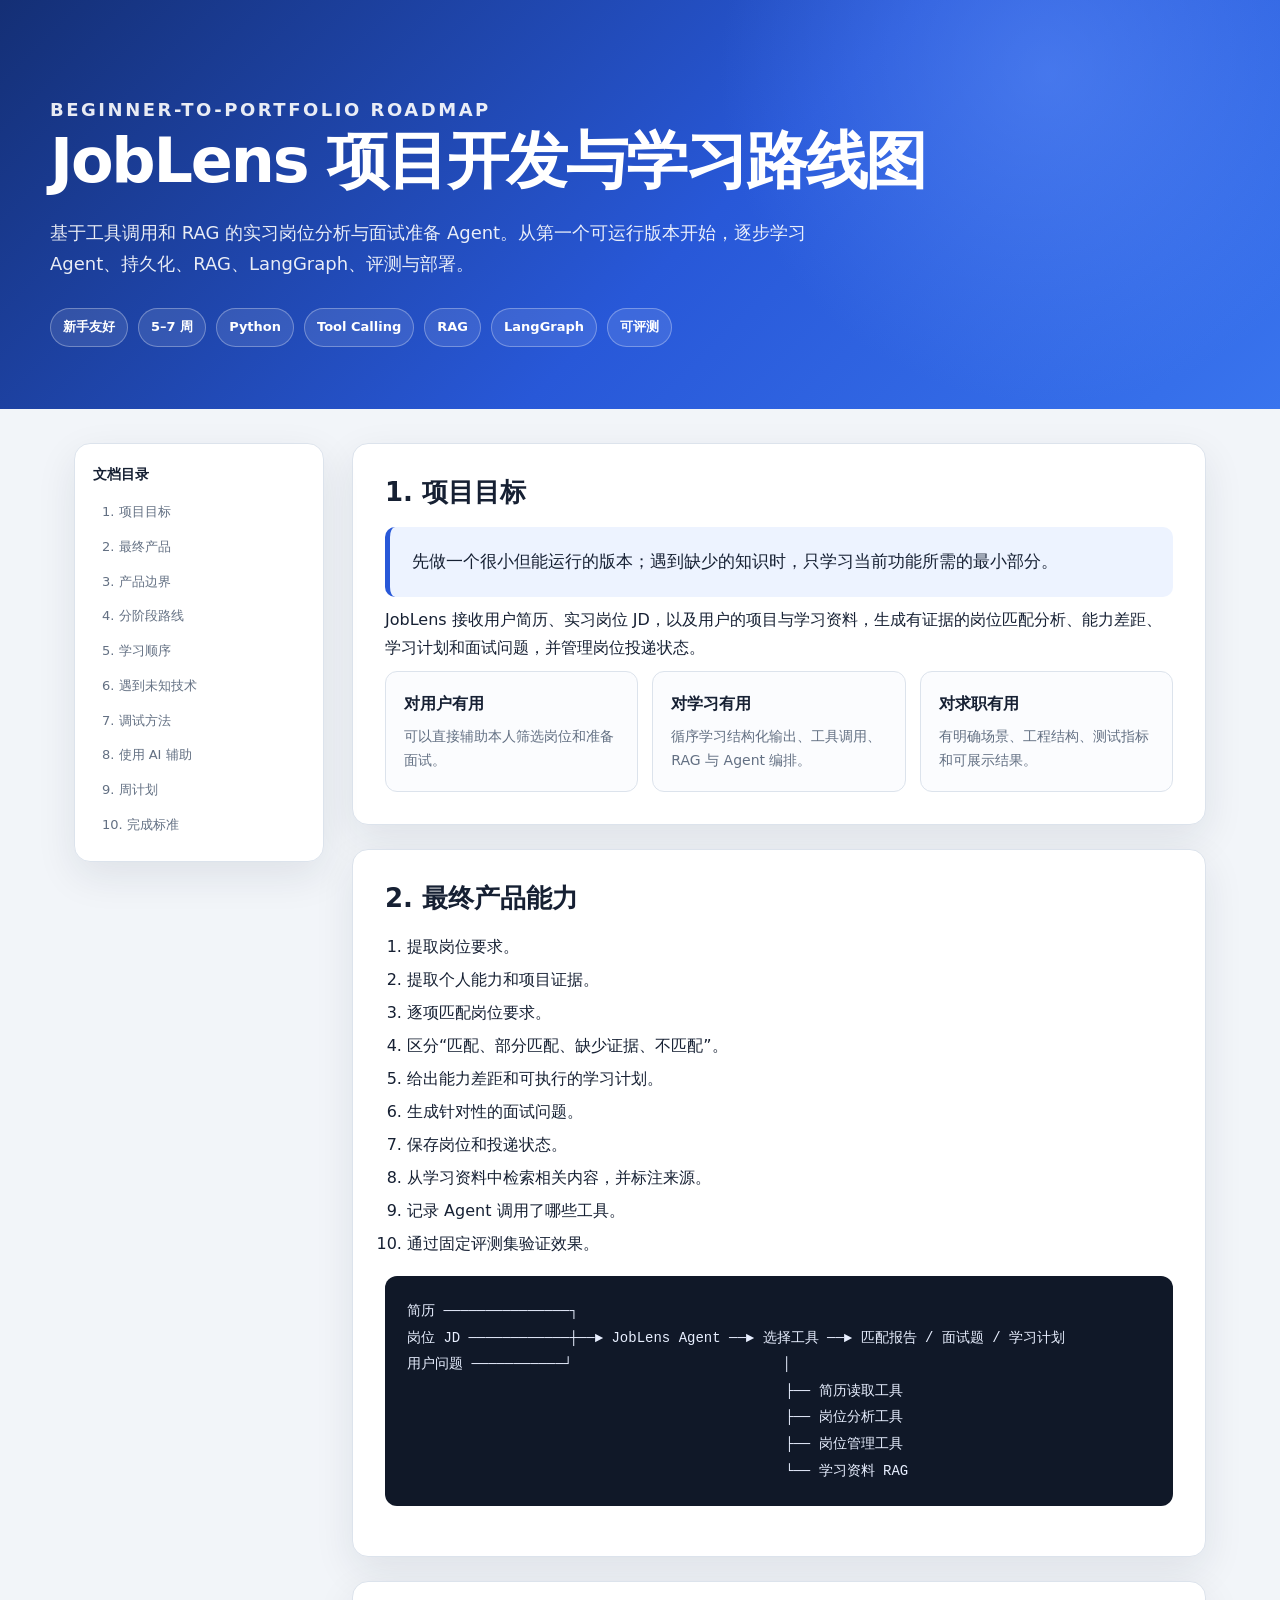
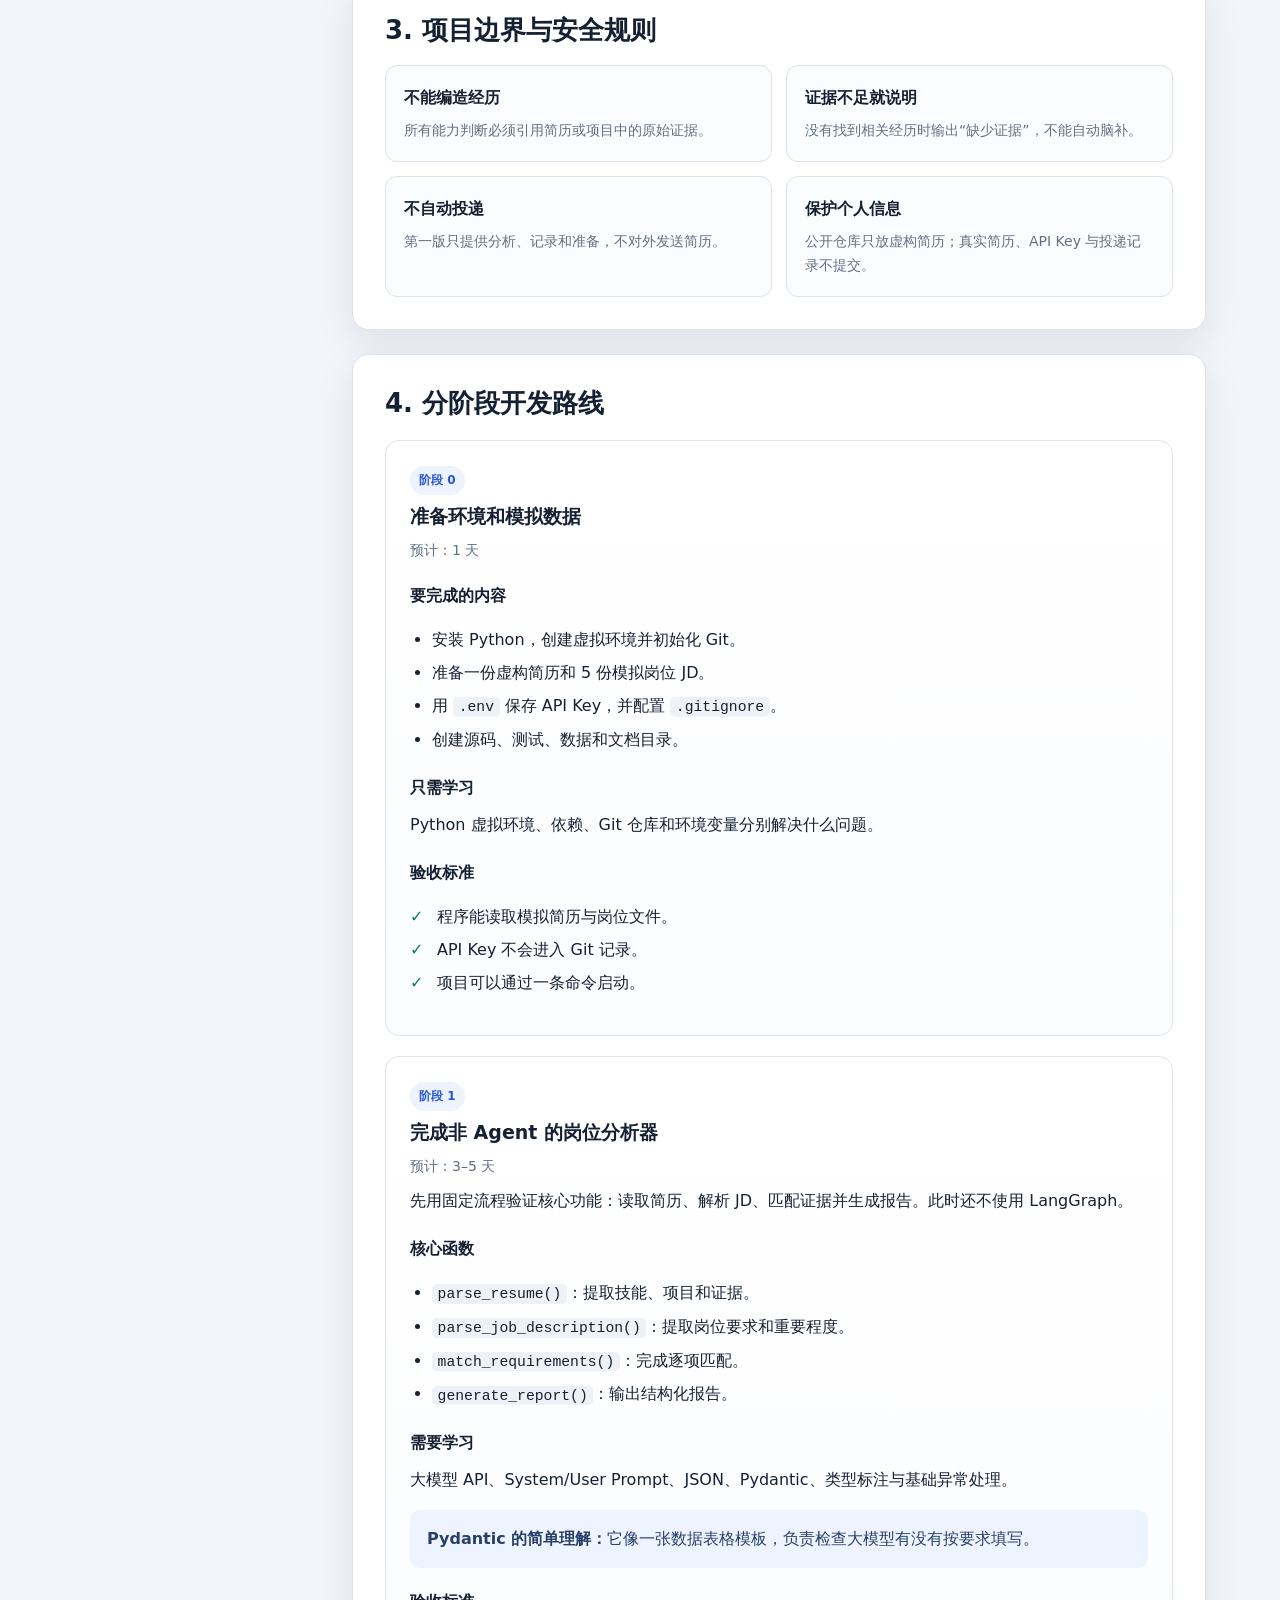
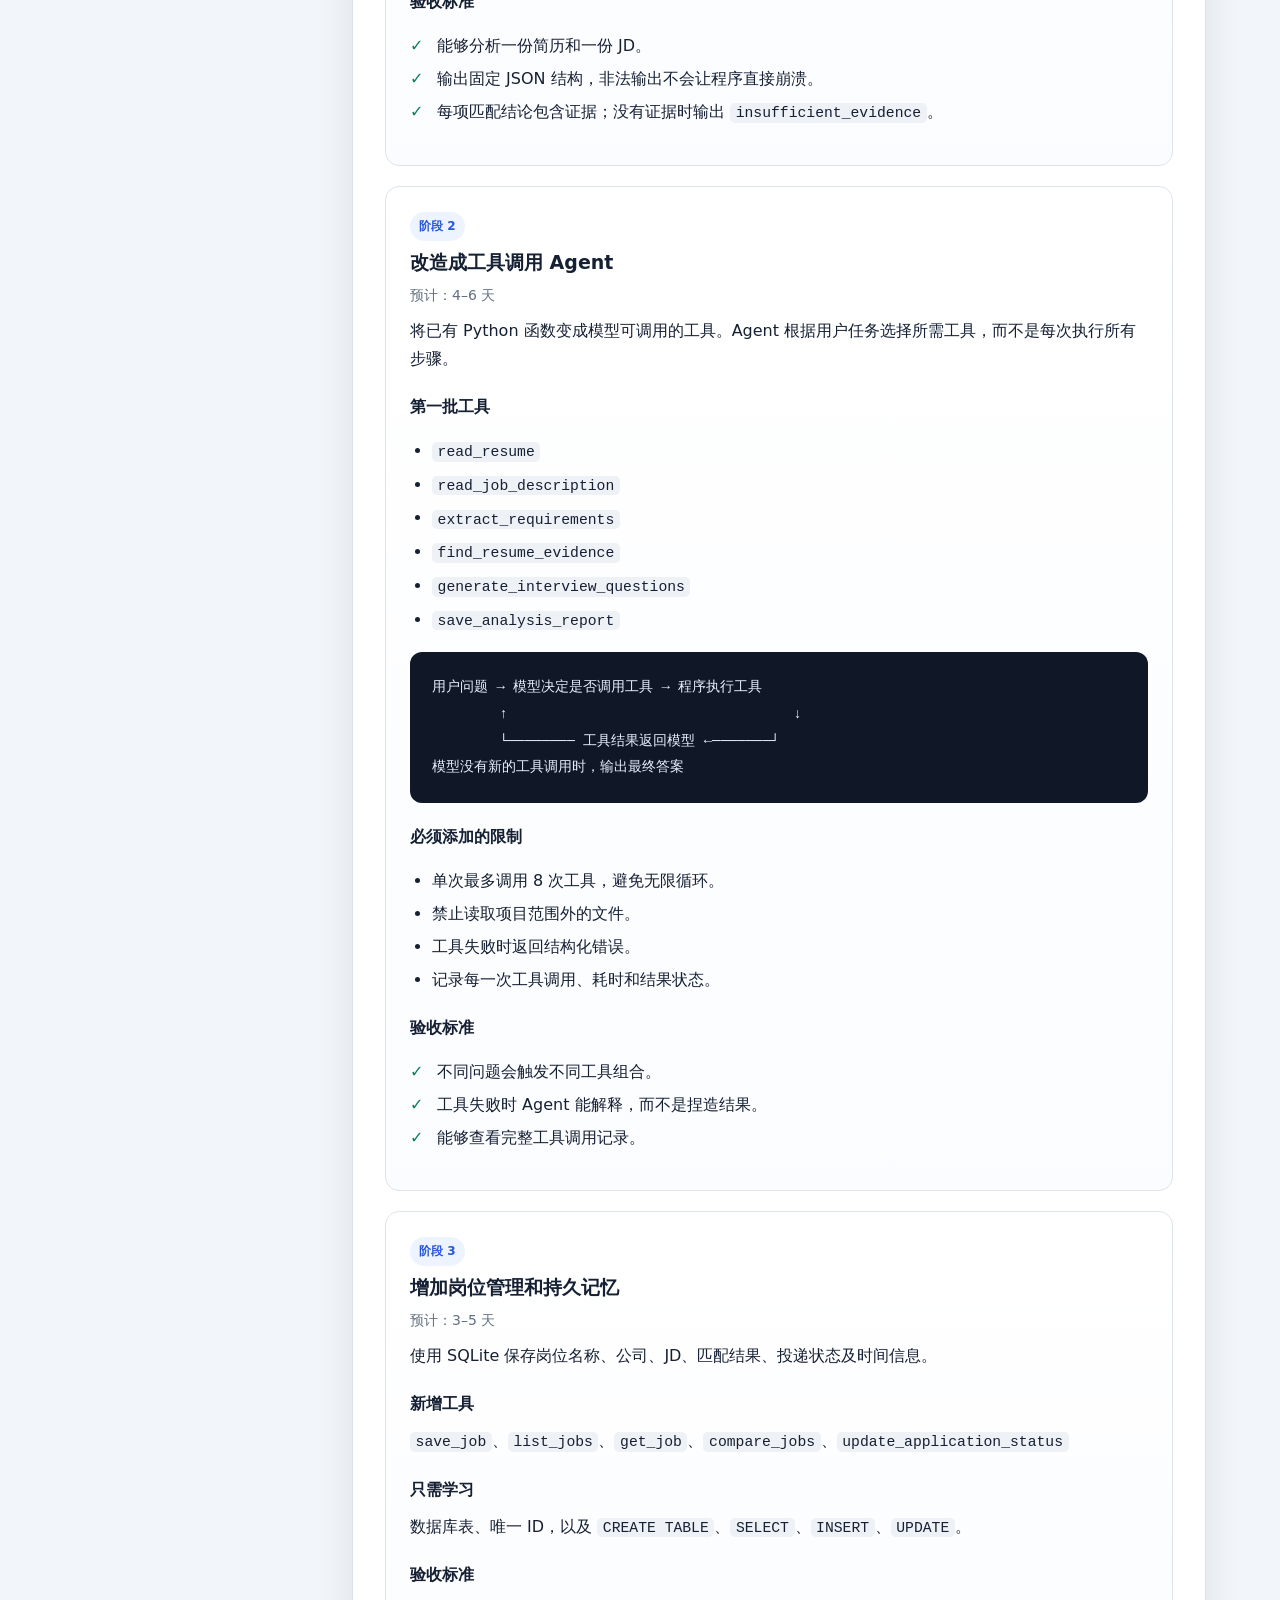
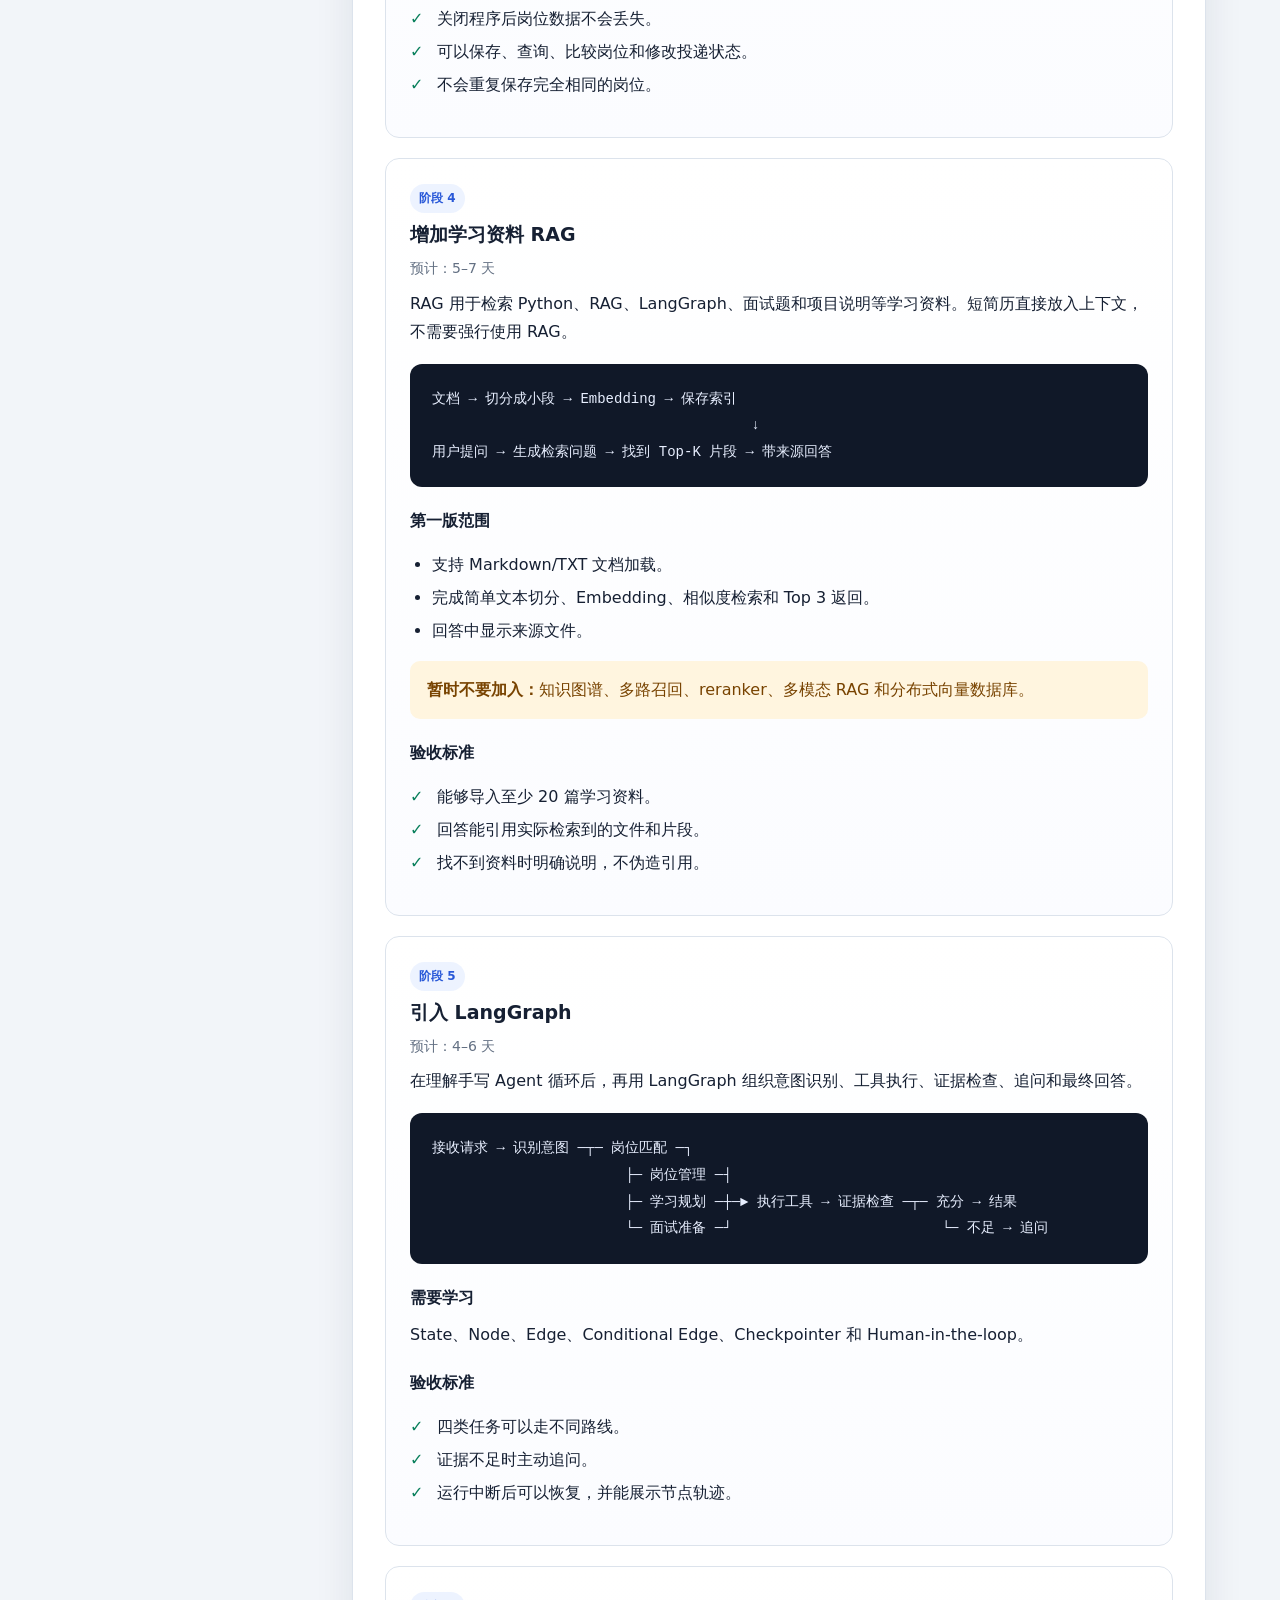
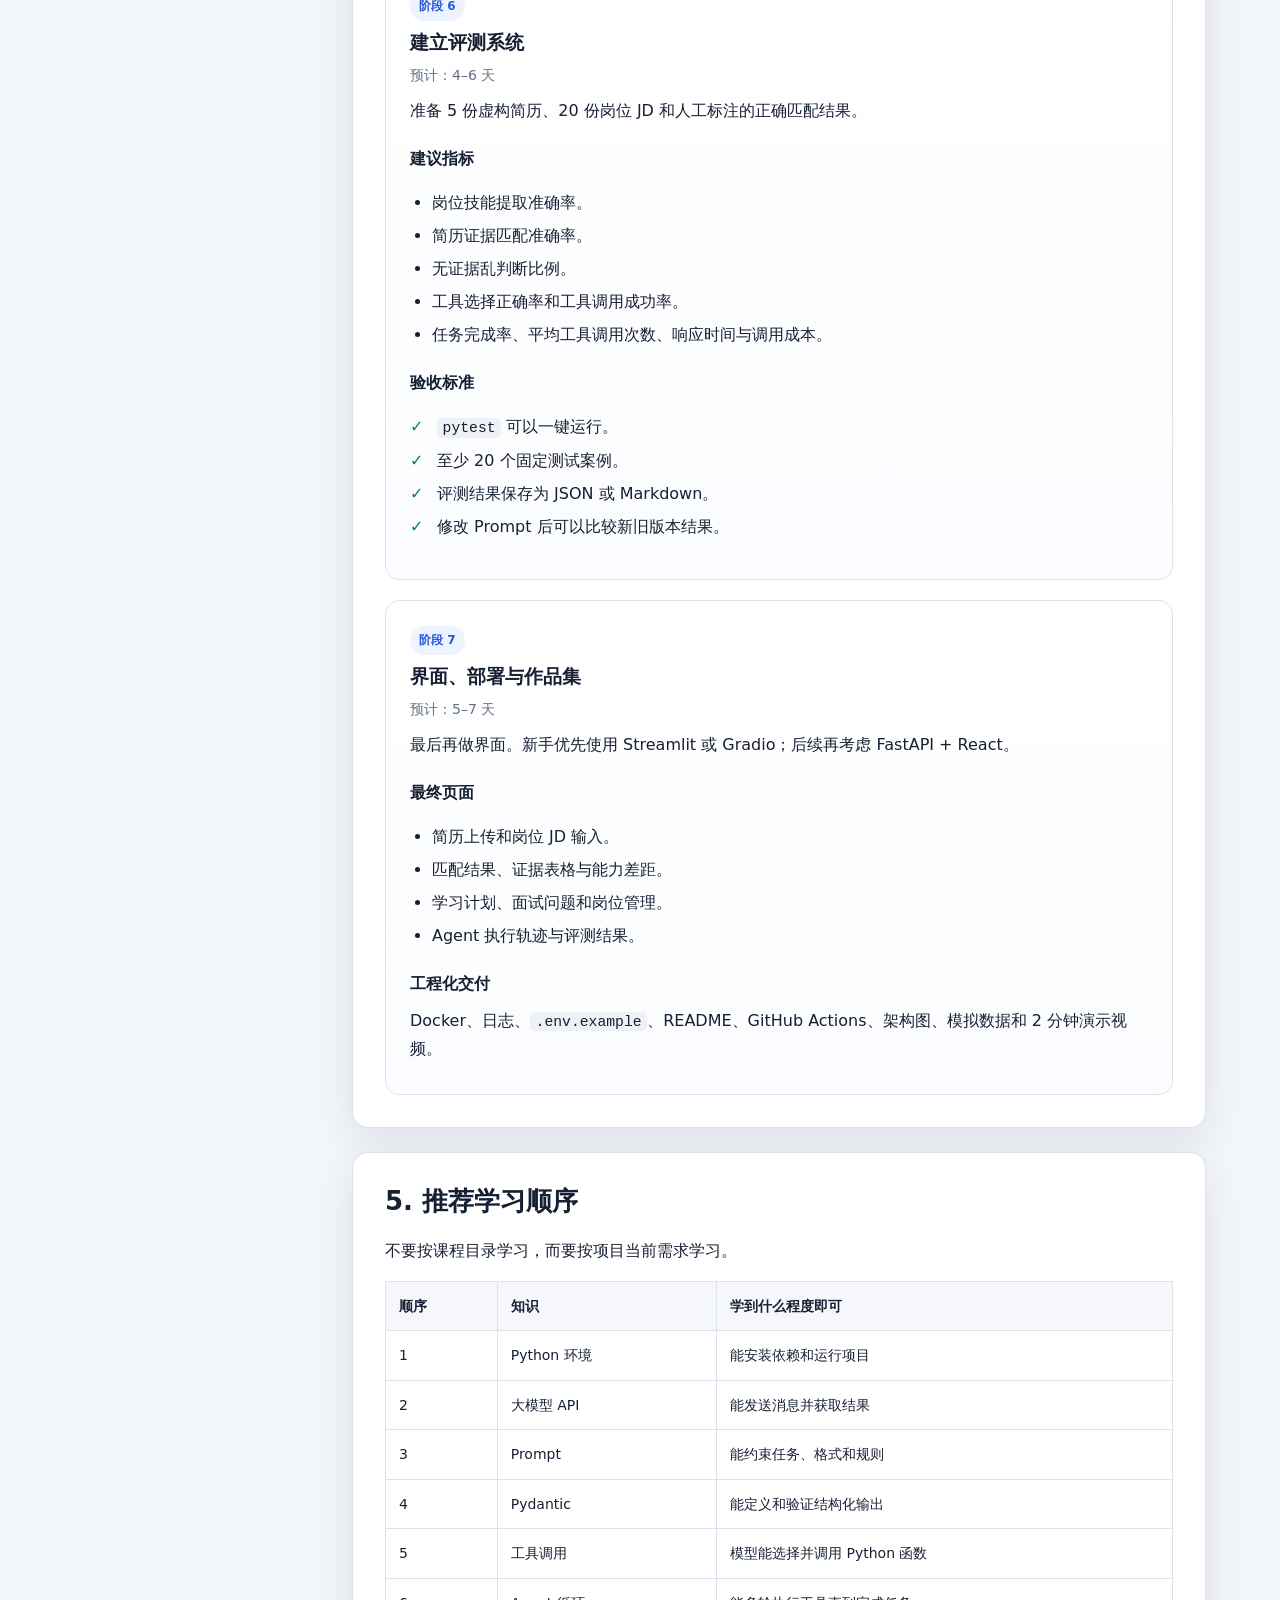
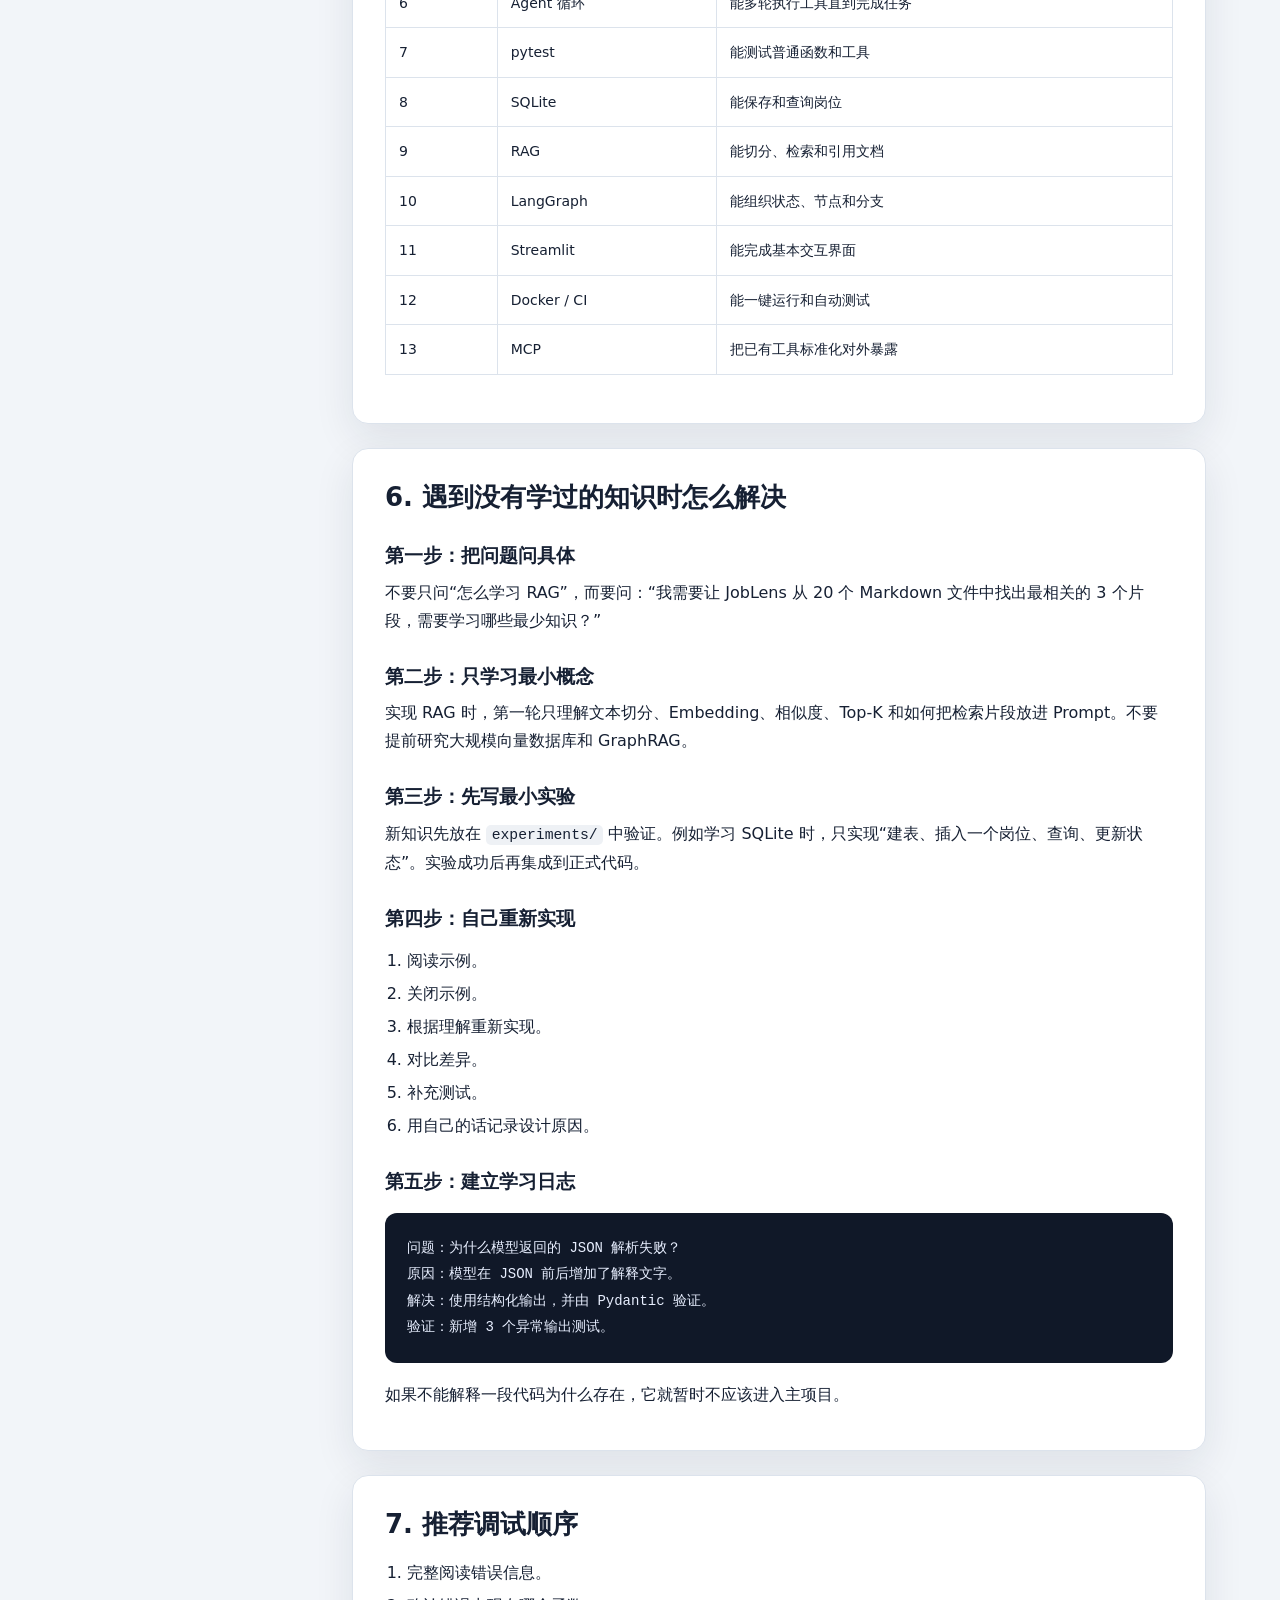
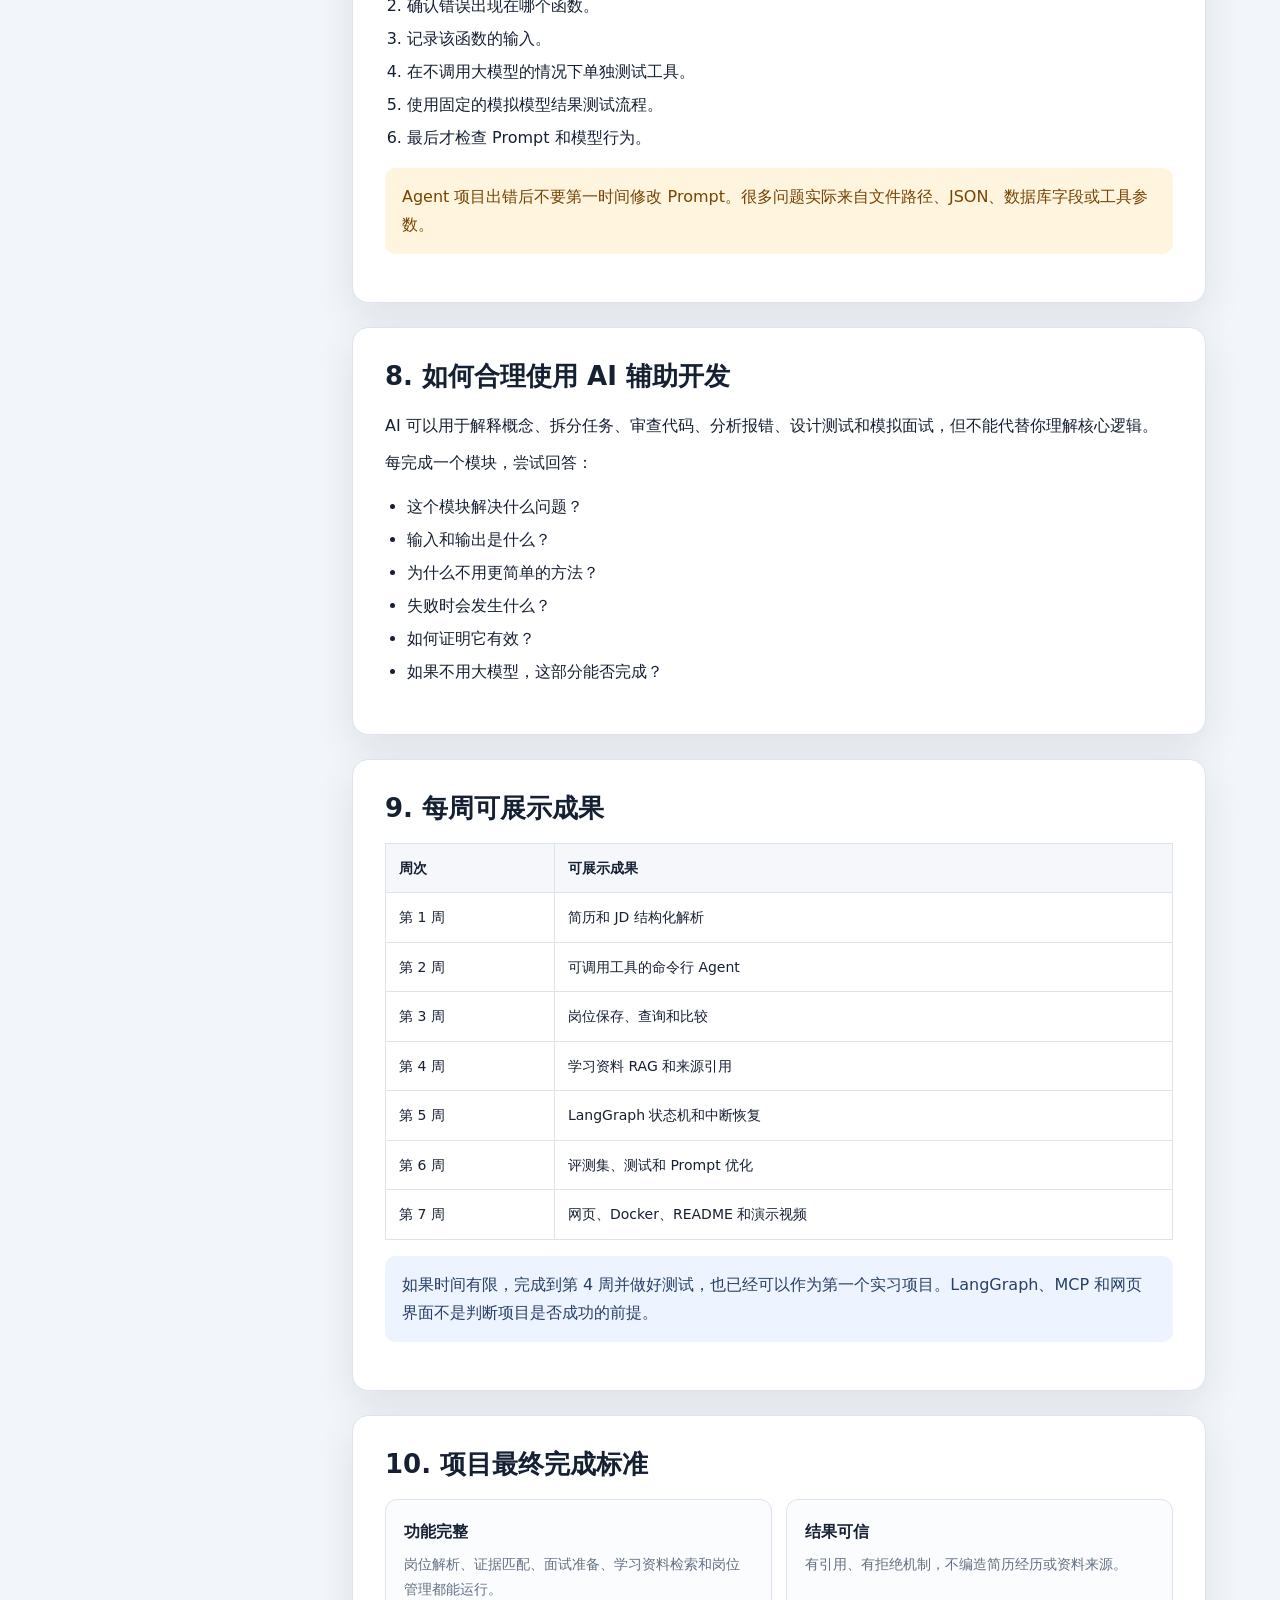
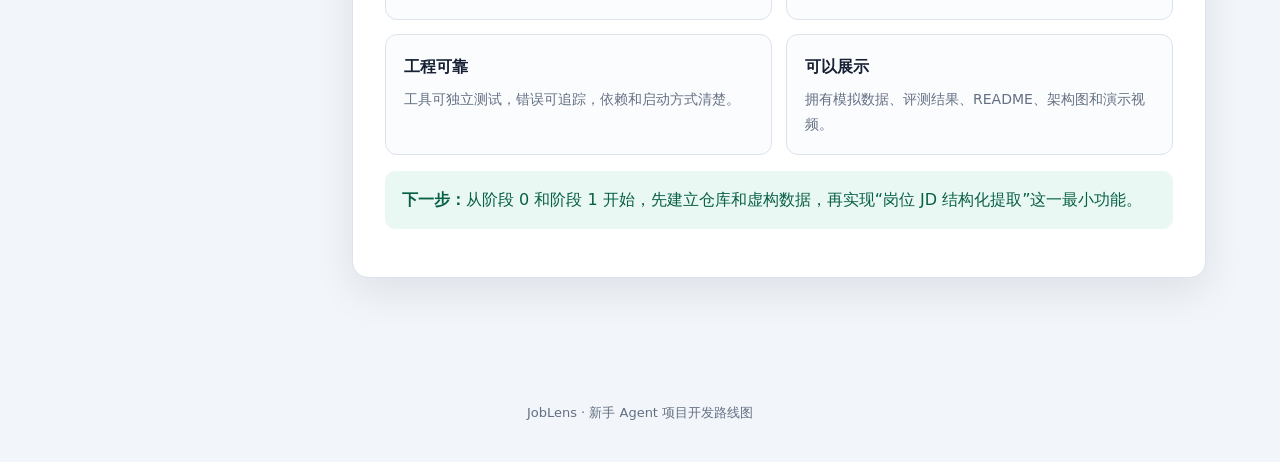
<file: joblens-roadmap.html>
<!doctype html>
<html lang="zh-CN">
<head>
  <!-- 页面基础元数据：声明中文、移动端宽度以及搜索摘要。 -->
  <meta charset="utf-8">
  <meta name="viewport" content="width=device-width, initial-scale=1">
  <meta name="description" content="JobLens——基于工具调用和RAG的实习岗位分析与面试准备Agent项目路线图">
  <title>JobLens 项目开发与学习路线图</title>
  <style>
    /* 全局设计变量：集中维护颜色、阴影和圆角，避免在各组件中重复硬编码。 */
    :root {
      --ink: #162033;
      --muted: #637083;
      --paper: #ffffff;
      --canvas: #f2f5f9;
      --line: #dce3ec;
      --blue: #2858d8;
      --blue-soft: #edf3ff;
      --green: #087f5b;
      --green-soft: #e9f8f2;
      --amber: #a05a00;
      --amber-soft: #fff5df;
      --red: #b42318;
      --shadow: 0 14px 40px rgba(22, 32, 51, .09);
      --radius: 16px;
    }

    /* 基础重置与整页排版。 */
    * { box-sizing: border-box; }

    html { scroll-behavior: smooth; }

    body {
      margin: 0;
      color: var(--ink);
      background: var(--canvas);
      font-family: "Segoe UI", "Microsoft YaHei", "PingFang SC", system-ui, sans-serif;
      line-height: 1.75;
    }

    a { color: var(--blue); }

    code {
      padding: .12em .38em;
      border-radius: 5px;
      background: #eef1f5;
      font-family: Consolas, "SFMono-Regular", monospace;
      font-size: .92em;
    }

    /* 顶部主视觉区域。 */
    .hero {
      padding: 72px 24px 62px;
      color: #fff;
      background:
        radial-gradient(circle at 82% 18%, rgba(101, 149, 255, .45), transparent 30%),
        linear-gradient(135deg, #142f75 0%, #2858d8 55%, #3974ee 100%);
    }

    .hero-inner, .layout { max-width: 1180px; margin: 0 auto; }

    .eyebrow {
      margin: 0 0 12px;
      font-size: 13px;
      font-weight: 700;
      letter-spacing: .14em;
      text-transform: uppercase;
      opacity: .82;
    }

    h1 {
      max-width: 880px;
      margin: 0;
      font-size: clamp(34px, 6vw, 62px);
      line-height: 1.12;
      letter-spacing: -.035em;
    }

    .hero p {
      max-width: 780px;
      margin: 22px 0 0;
      font-size: 18px;
      opacity: .9;
    }

    .badges { display: flex; flex-wrap: wrap; gap: 10px; margin-top: 28px; }

    .badge {
      padding: 7px 12px;
      border: 1px solid rgba(255, 255, 255, .3);
      border-radius: 999px;
      background: rgba(255, 255, 255, .1);
      font-size: 13px;
      font-weight: 600;
    }

    /* 主体使用“左侧目录 + 右侧内容”的两栏布局。 */
    .layout {
      display: grid;
      grid-template-columns: 250px minmax(0, 1fr);
      gap: 28px;
      padding: 34px 24px 72px;
    }

    /* 目录在桌面端随页面滚动保持可见。 */
    nav {
      position: sticky;
      top: 20px;
      align-self: start;
      padding: 18px;
      border: 1px solid var(--line);
      border-radius: var(--radius);
      background: var(--paper);
      box-shadow: var(--shadow);
    }

    nav strong { display: block; margin-bottom: 9px; font-size: 14px; }
    nav a {
      display: block;
      padding: 6px 9px;
      border-radius: 7px;
      color: var(--muted);
      font-size: 13px;
      text-decoration: none;
    }
    nav a:hover { color: var(--blue); background: var(--blue-soft); }

    main { min-width: 0; }

    /* 每个路线图主题使用独立白色卡片。 */
    section {
      margin-bottom: 24px;
      padding: 32px;
      border: 1px solid var(--line);
      border-radius: var(--radius);
      background: var(--paper);
      box-shadow: var(--shadow);
    }

    h2 { margin: 0 0 18px; font-size: 26px; line-height: 1.28; }
    h3 { margin: 28px 0 10px; font-size: 19px; line-height: 1.4; }
    h4 { margin: 20px 0 8px; font-size: 16px; }
    p { margin: 9px 0; }
    ul, ol { padding-left: 22px; }
    li + li { margin-top: 5px; }

    .lead {
      padding: 20px 22px;
      border-left: 5px solid var(--blue);
      border-radius: 10px;
      background: var(--blue-soft);
      font-size: 17px;
    }

    /* 通用内容网格和信息卡片。 */
    .grid { display: grid; grid-template-columns: repeat(2, minmax(0, 1fr)); gap: 14px; }
    .grid.three { grid-template-columns: repeat(3, minmax(0, 1fr)); }

    .card {
      padding: 18px;
      border: 1px solid var(--line);
      border-radius: 12px;
      background: #fbfcfe;
    }
    .card strong { display: block; margin-bottom: 6px; }
    .card p { margin: 0; color: var(--muted); font-size: 14px; }

    /* 使用等宽字体展示架构、流程和状态转移。 */
    .flow {
      overflow-x: auto;
      margin: 18px 0;
      padding: 22px;
      border-radius: 12px;
      background: #101828;
      color: #e8efff;
      font-family: Consolas, monospace;
      font-size: 14px;
      line-height: 1.9;
      white-space: pre;
    }

    /* 单个开发阶段的时间、任务和验收标准容器。 */
    .phase {
      position: relative;
      margin-top: 20px;
      padding: 24px 24px 22px;
      border: 1px solid var(--line);
      border-radius: 14px;
      background: linear-gradient(180deg, #fff, #fbfcff);
    }

    .phase-label {
      display: inline-block;
      margin-bottom: 8px;
      padding: 4px 9px;
      border-radius: 999px;
      color: var(--blue);
      background: var(--blue-soft);
      font-size: 12px;
      font-weight: 800;
    }

    .phase h3 { margin: 0 0 8px; }
    .phase .time { color: var(--muted); font-size: 14px; }

    .checklist { list-style: none; padding-left: 0; }
    .checklist li { position: relative; padding-left: 27px; }
    .checklist li::before {
      position: absolute;
      left: 0;
      content: "✓";
      color: var(--green);
      font-weight: 800;
    }

    /* 三种提示框分别表示说明、风险和完成建议。 */
    .note, .warning, .success {
      margin: 16px 0;
      padding: 15px 17px;
      border-radius: 10px;
    }
    .note { color: #274067; background: var(--blue-soft); }
    .warning { color: #784300; background: var(--amber-soft); }
    .success { color: #075f46; background: var(--green-soft); }

    table {
      width: 100%;
      margin: 16px 0;
      border-collapse: collapse;
      font-size: 14px;
    }
    th, td { padding: 12px 13px; border: 1px solid var(--line); text-align: left; vertical-align: top; }
    th { background: #f5f7fb; }

    .footer {
      padding: 28px 24px 50px;
      color: var(--muted);
      text-align: center;
      font-size: 13px;
    }

    /* 窄屏下切换为单栏，保证手机阅读体验。 */
    @media (max-width: 860px) {
      .layout { grid-template-columns: 1fr; }
      nav { position: static; }
      .grid, .grid.three { grid-template-columns: 1fr; }
      section { padding: 24px 20px; }
    }

    /* 打印时隐藏目录、移除阴影并保留关键颜色。 */
    @media print {
      body { background: #fff; }
      .hero { padding: 38px 24px; print-color-adjust: exact; }
      .layout { display: block; padding: 20px 0; }
      nav { display: none; }
      section { break-inside: avoid; box-shadow: none; }
      a { color: inherit; text-decoration: none; }
    }
  </style>
</head>
<body>
  <!-- 页面头部：说明路线图主题和主要技术标签。 -->
  <header class="hero">
    <div class="hero-inner">
      <p class="eyebrow">Beginner-to-Portfolio Roadmap</p>
      <h1>JobLens 项目开发与学习路线图</h1>
      <p>基于工具调用和 RAG 的实习岗位分析与面试准备 Agent。从第一个可运行版本开始，逐步学习 Agent、持久化、RAG、LangGraph、评测与部署。</p>
      <div class="badges">
        <span class="badge">新手友好</span>
        <span class="badge">5–7 周</span>
        <span class="badge">Python</span>
        <span class="badge">Tool Calling</span>
        <span class="badge">RAG</span>
        <span class="badge">LangGraph</span>
        <span class="badge">可评测</span>
      </div>
    </div>
  </header>

  <!-- 主体布局：目录负责页内跳转，main 中保存完整路线图正文。 -->
  <div class="layout">
    <nav aria-label="目录">
      <strong>文档目录</strong>
      <a href="#goal">1. 项目目标</a>
      <a href="#architecture">2. 最终产品</a>
      <a href="#rules">3. 产品边界</a>
      <a href="#roadmap">4. 分阶段路线</a>
      <a href="#learning-order">5. 学习顺序</a>
      <a href="#unknown">6. 遇到未知技术</a>
      <a href="#debug">7. 调试方法</a>
      <a href="#ai">8. 使用 AI 辅助</a>
      <a href="#schedule">9. 周计划</a>
      <a href="#done">10. 完成标准</a>
    </nav>

    <main>
      <section id="goal">
        <h2>1. 项目目标</h2>
        <div class="lead">先做一个很小但能运行的版本；遇到缺少的知识时，只学习当前功能所需的最小部分。</div>
        <p>JobLens 接收用户简历、实习岗位 JD，以及用户的项目与学习资料，生成有证据的岗位匹配分析、能力差距、学习计划和面试问题，并管理岗位投递状态。</p>
        <div class="grid three">
          <div class="card"><strong>对用户有用</strong><p>可以直接辅助本人筛选岗位和准备面试。</p></div>
          <div class="card"><strong>对学习有用</strong><p>循序学习结构化输出、工具调用、RAG 与 Agent 编排。</p></div>
          <div class="card"><strong>对求职有用</strong><p>有明确场景、工程结构、测试指标和可展示结果。</p></div>
        </div>
      </section>

      <section id="architecture">
        <h2>2. 最终产品能力</h2>
        <ol>
          <li>提取岗位要求。</li>
          <li>提取个人能力和项目证据。</li>
          <li>逐项匹配岗位要求。</li>
          <li>区分“匹配、部分匹配、缺少证据、不匹配”。</li>
          <li>给出能力差距和可执行的学习计划。</li>
          <li>生成针对性的面试问题。</li>
          <li>保存岗位和投递状态。</li>
          <li>从学习资料中检索相关内容，并标注来源。</li>
          <li>记录 Agent 调用了哪些工具。</li>
          <li>通过固定评测集验证效果。</li>
        </ol>
        <div class="flow">简历 ───────────────┐
岗位 JD ────────────┼──► JobLens Agent ──► 选择工具 ──► 匹配报告 / 面试题 / 学习计划
用户问题 ───────────┘                         │
                                             ├── 简历读取工具
                                             ├── 岗位分析工具
                                             ├── 岗位管理工具
                                             └── 学习资料 RAG</div>
      </section>

      <section id="rules">
        <h2>3. 项目边界与安全规则</h2>
        <div class="grid">
          <div class="card"><strong>不能编造经历</strong><p>所有能力判断必须引用简历或项目中的原始证据。</p></div>
          <div class="card"><strong>证据不足就说明</strong><p>没有找到相关经历时输出“缺少证据”，不能自动脑补。</p></div>
          <div class="card"><strong>不自动投递</strong><p>第一版只提供分析、记录和准备，不对外发送简历。</p></div>
          <div class="card"><strong>保护个人信息</strong><p>公开仓库只放虚构简历；真实简历、API Key 与投递记录不提交。</p></div>
        </div>
      </section>

      <section id="roadmap">
        <h2>4. 分阶段开发路线</h2>

        <article class="phase">
          <span class="phase-label">阶段 0</span>
          <h3>准备环境和模拟数据</h3>
          <div class="time">预计：1 天</div>
          <h4>要完成的内容</h4>
          <ul>
            <li>安装 Python，创建虚拟环境并初始化 Git。</li>
            <li>准备一份虚构简历和 5 份模拟岗位 JD。</li>
            <li>用 <code>.env</code> 保存 API Key，并配置 <code>.gitignore</code>。</li>
            <li>创建源码、测试、数据和文档目录。</li>
          </ul>
          <h4>只需学习</h4>
          <p>Python 虚拟环境、依赖、Git 仓库和环境变量分别解决什么问题。</p>
          <h4>验收标准</h4>
          <ul class="checklist">
            <li>程序能读取模拟简历与岗位文件。</li>
            <li>API Key 不会进入 Git 记录。</li>
            <li>项目可以通过一条命令启动。</li>
          </ul>
        </article>

        <article class="phase">
          <span class="phase-label">阶段 1</span>
          <h3>完成非 Agent 的岗位分析器</h3>
          <div class="time">预计：3–5 天</div>
          <p>先用固定流程验证核心功能：读取简历、解析 JD、匹配证据并生成报告。此时还不使用 LangGraph。</p>
          <h4>核心函数</h4>
          <ul>
            <li><code>parse_resume()</code>：提取技能、项目和证据。</li>
            <li><code>parse_job_description()</code>：提取岗位要求和重要程度。</li>
            <li><code>match_requirements()</code>：完成逐项匹配。</li>
            <li><code>generate_report()</code>：输出结构化报告。</li>
          </ul>
          <h4>需要学习</h4>
          <p>大模型 API、System/User Prompt、JSON、Pydantic、类型标注与基础异常处理。</p>
          <div class="note"><strong>Pydantic 的简单理解：</strong>它像一张数据表格模板，负责检查大模型有没有按要求填写。</div>
          <h4>验收标准</h4>
          <ul class="checklist">
            <li>能够分析一份简历和一份 JD。</li>
            <li>输出固定 JSON 结构，非法输出不会让程序直接崩溃。</li>
            <li>每项匹配结论包含证据；没有证据时输出 <code>insufficient_evidence</code>。</li>
          </ul>
        </article>

        <article class="phase">
          <span class="phase-label">阶段 2</span>
          <h3>改造成工具调用 Agent</h3>
          <div class="time">预计：4–6 天</div>
          <p>将已有 Python 函数变成模型可调用的工具。Agent 根据用户任务选择所需工具，而不是每次执行所有步骤。</p>
          <h4>第一批工具</h4>
          <ul>
            <li><code>read_resume</code></li>
            <li><code>read_job_description</code></li>
            <li><code>extract_requirements</code></li>
            <li><code>find_resume_evidence</code></li>
            <li><code>generate_interview_questions</code></li>
            <li><code>save_analysis_report</code></li>
          </ul>
          <div class="flow">用户问题 → 模型决定是否调用工具 → 程序执行工具
        ↑                                  ↓
        └──────── 工具结果返回模型 ←───────┘
模型没有新的工具调用时，输出最终答案</div>
          <h4>必须添加的限制</h4>
          <ul>
            <li>单次最多调用 8 次工具，避免无限循环。</li>
            <li>禁止读取项目范围外的文件。</li>
            <li>工具失败时返回结构化错误。</li>
            <li>记录每一次工具调用、耗时和结果状态。</li>
          </ul>
          <h4>验收标准</h4>
          <ul class="checklist">
            <li>不同问题会触发不同工具组合。</li>
            <li>工具失败时 Agent 能解释，而不是捏造结果。</li>
            <li>能够查看完整工具调用记录。</li>
          </ul>
        </article>

        <article class="phase">
          <span class="phase-label">阶段 3</span>
          <h3>增加岗位管理和持久记忆</h3>
          <div class="time">预计：3–5 天</div>
          <p>使用 SQLite 保存岗位名称、公司、JD、匹配结果、投递状态及时间信息。</p>
          <h4>新增工具</h4>
          <p><code>save_job</code>、<code>list_jobs</code>、<code>get_job</code>、<code>compare_jobs</code>、<code>update_application_status</code></p>
          <h4>只需学习</h4>
          <p>数据库表、唯一 ID，以及 <code>CREATE TABLE</code>、<code>SELECT</code>、<code>INSERT</code>、<code>UPDATE</code>。</p>
          <h4>验收标准</h4>
          <ul class="checklist">
            <li>关闭程序后岗位数据不会丢失。</li>
            <li>可以保存、查询、比较岗位和修改投递状态。</li>
            <li>不会重复保存完全相同的岗位。</li>
          </ul>
        </article>

        <article class="phase">
          <span class="phase-label">阶段 4</span>
          <h3>增加学习资料 RAG</h3>
          <div class="time">预计：5–7 天</div>
          <p>RAG 用于检索 Python、RAG、LangGraph、面试题和项目说明等学习资料。短简历直接放入上下文，不需要强行使用 RAG。</p>
          <div class="flow">文档 → 切分成小段 → Embedding → 保存索引
                                      ↓
用户提问 → 生成检索问题 → 找到 Top-K 片段 → 带来源回答</div>
          <h4>第一版范围</h4>
          <ul>
            <li>支持 Markdown/TXT 文档加载。</li>
            <li>完成简单文本切分、Embedding、相似度检索和 Top 3 返回。</li>
            <li>回答中显示来源文件。</li>
          </ul>
          <div class="warning"><strong>暂时不要加入：</strong>知识图谱、多路召回、reranker、多模态 RAG 和分布式向量数据库。</div>
          <h4>验收标准</h4>
          <ul class="checklist">
            <li>能够导入至少 20 篇学习资料。</li>
            <li>回答能引用实际检索到的文件和片段。</li>
            <li>找不到资料时明确说明，不伪造引用。</li>
          </ul>
        </article>

        <article class="phase">
          <span class="phase-label">阶段 5</span>
          <h3>引入 LangGraph</h3>
          <div class="time">预计：4–6 天</div>
          <p>在理解手写 Agent 循环后，再用 LangGraph 组织意图识别、工具执行、证据检查、追问和最终回答。</p>
          <div class="flow">接收请求 → 识别意图 ─┬─ 岗位匹配 ─┐
                       ├─ 岗位管理 ─┤
                       ├─ 学习规划 ─┼─► 执行工具 → 证据检查 ─┬─ 充分 → 结果
                       └─ 面试准备 ─┘                         └─ 不足 → 追问</div>
          <h4>需要学习</h4>
          <p>State、Node、Edge、Conditional Edge、Checkpointer 和 Human-in-the-loop。</p>
          <h4>验收标准</h4>
          <ul class="checklist">
            <li>四类任务可以走不同路线。</li>
            <li>证据不足时主动追问。</li>
            <li>运行中断后可以恢复，并能展示节点轨迹。</li>
          </ul>
        </article>

        <article class="phase">
          <span class="phase-label">阶段 6</span>
          <h3>建立评测系统</h3>
          <div class="time">预计：4–6 天</div>
          <p>准备 5 份虚构简历、20 份岗位 JD 和人工标注的正确匹配结果。</p>
          <h4>建议指标</h4>
          <ul>
            <li>岗位技能提取准确率。</li>
            <li>简历证据匹配准确率。</li>
            <li>无证据乱判断比例。</li>
            <li>工具选择正确率和工具调用成功率。</li>
            <li>任务完成率、平均工具调用次数、响应时间与调用成本。</li>
          </ul>
          <h4>验收标准</h4>
          <ul class="checklist">
            <li><code>pytest</code> 可以一键运行。</li>
            <li>至少 20 个固定测试案例。</li>
            <li>评测结果保存为 JSON 或 Markdown。</li>
            <li>修改 Prompt 后可以比较新旧版本结果。</li>
          </ul>
        </article>

        <article class="phase">
          <span class="phase-label">阶段 7</span>
          <h3>界面、部署与作品集</h3>
          <div class="time">预计：5–7 天</div>
          <p>最后再做界面。新手优先使用 Streamlit 或 Gradio；后续再考虑 FastAPI + React。</p>
          <h4>最终页面</h4>
          <ul>
            <li>简历上传和岗位 JD 输入。</li>
            <li>匹配结果、证据表格与能力差距。</li>
            <li>学习计划、面试问题和岗位管理。</li>
            <li>Agent 执行轨迹与评测结果。</li>
          </ul>
          <h4>工程化交付</h4>
          <p>Docker、日志、<code>.env.example</code>、README、GitHub Actions、架构图、模拟数据和 2 分钟演示视频。</p>
        </article>
      </section>

      <section id="learning-order">
        <h2>5. 推荐学习顺序</h2>
        <p>不要按课程目录学习，而要按项目当前需求学习。</p>
        <table>
          <thead><tr><th>顺序</th><th>知识</th><th>学到什么程度即可</th></tr></thead>
          <tbody>
            <tr><td>1</td><td>Python 环境</td><td>能安装依赖和运行项目</td></tr>
            <tr><td>2</td><td>大模型 API</td><td>能发送消息并获取结果</td></tr>
            <tr><td>3</td><td>Prompt</td><td>能约束任务、格式和规则</td></tr>
            <tr><td>4</td><td>Pydantic</td><td>能定义和验证结构化输出</td></tr>
            <tr><td>5</td><td>工具调用</td><td>模型能选择并调用 Python 函数</td></tr>
            <tr><td>6</td><td>Agent 循环</td><td>能多轮执行工具直到完成任务</td></tr>
            <tr><td>7</td><td>pytest</td><td>能测试普通函数和工具</td></tr>
            <tr><td>8</td><td>SQLite</td><td>能保存和查询岗位</td></tr>
            <tr><td>9</td><td>RAG</td><td>能切分、检索和引用文档</td></tr>
            <tr><td>10</td><td>LangGraph</td><td>能组织状态、节点和分支</td></tr>
            <tr><td>11</td><td>Streamlit</td><td>能完成基本交互界面</td></tr>
            <tr><td>12</td><td>Docker / CI</td><td>能一键运行和自动测试</td></tr>
            <tr><td>13</td><td>MCP</td><td>把已有工具标准化对外暴露</td></tr>
          </tbody>
        </table>
      </section>

      <section id="unknown">
        <h2>6. 遇到没有学过的知识时怎么解决</h2>
        <h3>第一步：把问题问具体</h3>
        <p>不要只问“怎么学习 RAG”，而要问：“我需要让 JobLens 从 20 个 Markdown 文件中找出最相关的 3 个片段，需要学习哪些最少知识？”</p>

        <h3>第二步：只学习最小概念</h3>
        <p>实现 RAG 时，第一轮只理解文本切分、Embedding、相似度、Top-K 和如何把检索片段放进 Prompt。不要提前研究大规模向量数据库和 GraphRAG。</p>

        <h3>第三步：先写最小实验</h3>
        <p>新知识先放在 <code>experiments/</code> 中验证。例如学习 SQLite 时，只实现“建表、插入一个岗位、查询、更新状态”。实验成功后再集成到正式代码。</p>

        <h3>第四步：自己重新实现</h3>
        <ol>
          <li>阅读示例。</li>
          <li>关闭示例。</li>
          <li>根据理解重新实现。</li>
          <li>对比差异。</li>
          <li>补充测试。</li>
          <li>用自己的话记录设计原因。</li>
        </ol>

        <h3>第五步：建立学习日志</h3>
        <div class="flow">问题：为什么模型返回的 JSON 解析失败？
原因：模型在 JSON 前后增加了解释文字。
解决：使用结构化输出，并由 Pydantic 验证。
验证：新增 3 个异常输出测试。</div>
        <p>如果不能解释一段代码为什么存在，它就暂时不应该进入主项目。</p>
      </section>

      <section id="debug">
        <h2>7. 推荐调试顺序</h2>
        <ol>
          <li>完整阅读错误信息。</li>
          <li>确认错误出现在哪个函数。</li>
          <li>记录该函数的输入。</li>
          <li>在不调用大模型的情况下单独测试工具。</li>
          <li>使用固定的模拟模型结果测试流程。</li>
          <li>最后才检查 Prompt 和模型行为。</li>
        </ol>
        <div class="warning">Agent 项目出错后不要第一时间修改 Prompt。很多问题实际来自文件路径、JSON、数据库字段或工具参数。</div>
      </section>

      <section id="ai">
        <h2>8. 如何合理使用 AI 辅助开发</h2>
        <p>AI 可以用于解释概念、拆分任务、审查代码、分析报错、设计测试和模拟面试，但不能代替你理解核心逻辑。</p>
        <p>每完成一个模块，尝试回答：</p>
        <ul>
          <li>这个模块解决什么问题？</li>
          <li>输入和输出是什么？</li>
          <li>为什么不用更简单的方法？</li>
          <li>失败时会发生什么？</li>
          <li>如何证明它有效？</li>
          <li>如果不用大模型，这部分能否完成？</li>
        </ul>
      </section>

      <section id="schedule">
        <h2>9. 每周可展示成果</h2>
        <table>
          <thead><tr><th>周次</th><th>可展示成果</th></tr></thead>
          <tbody>
            <tr><td>第 1 周</td><td>简历和 JD 结构化解析</td></tr>
            <tr><td>第 2 周</td><td>可调用工具的命令行 Agent</td></tr>
            <tr><td>第 3 周</td><td>岗位保存、查询和比较</td></tr>
            <tr><td>第 4 周</td><td>学习资料 RAG 和来源引用</td></tr>
            <tr><td>第 5 周</td><td>LangGraph 状态机和中断恢复</td></tr>
            <tr><td>第 6 周</td><td>评测集、测试和 Prompt 优化</td></tr>
            <tr><td>第 7 周</td><td>网页、Docker、README 和演示视频</td></tr>
          </tbody>
        </table>
        <div class="note">如果时间有限，完成到第 4 周并做好测试，也已经可以作为第一个实习项目。LangGraph、MCP 和网页界面不是判断项目是否成功的前提。</div>
      </section>

      <section id="done">
        <h2>10. 项目最终完成标准</h2>
        <div class="grid">
          <div class="card"><strong>功能完整</strong><p>岗位解析、证据匹配、面试准备、学习资料检索和岗位管理都能运行。</p></div>
          <div class="card"><strong>结果可信</strong><p>有引用、有拒绝机制，不编造简历经历或资料来源。</p></div>
          <div class="card"><strong>工程可靠</strong><p>工具可独立测试，错误可追踪，依赖和启动方式清楚。</p></div>
          <div class="card"><strong>可以展示</strong><p>拥有模拟数据、评测结果、README、架构图和演示视频。</p></div>
        </div>
        <div class="success"><strong>下一步：</strong>从阶段 0 和阶段 1 开始，先建立仓库和虚构数据，再实现“岗位 JD 结构化提取”这一最小功能。</div>
      </section>
    </main>
  </div>

  <footer class="footer">JobLens · 新手 Agent 项目开发路线图</footer>
</body>
</html>
</file>
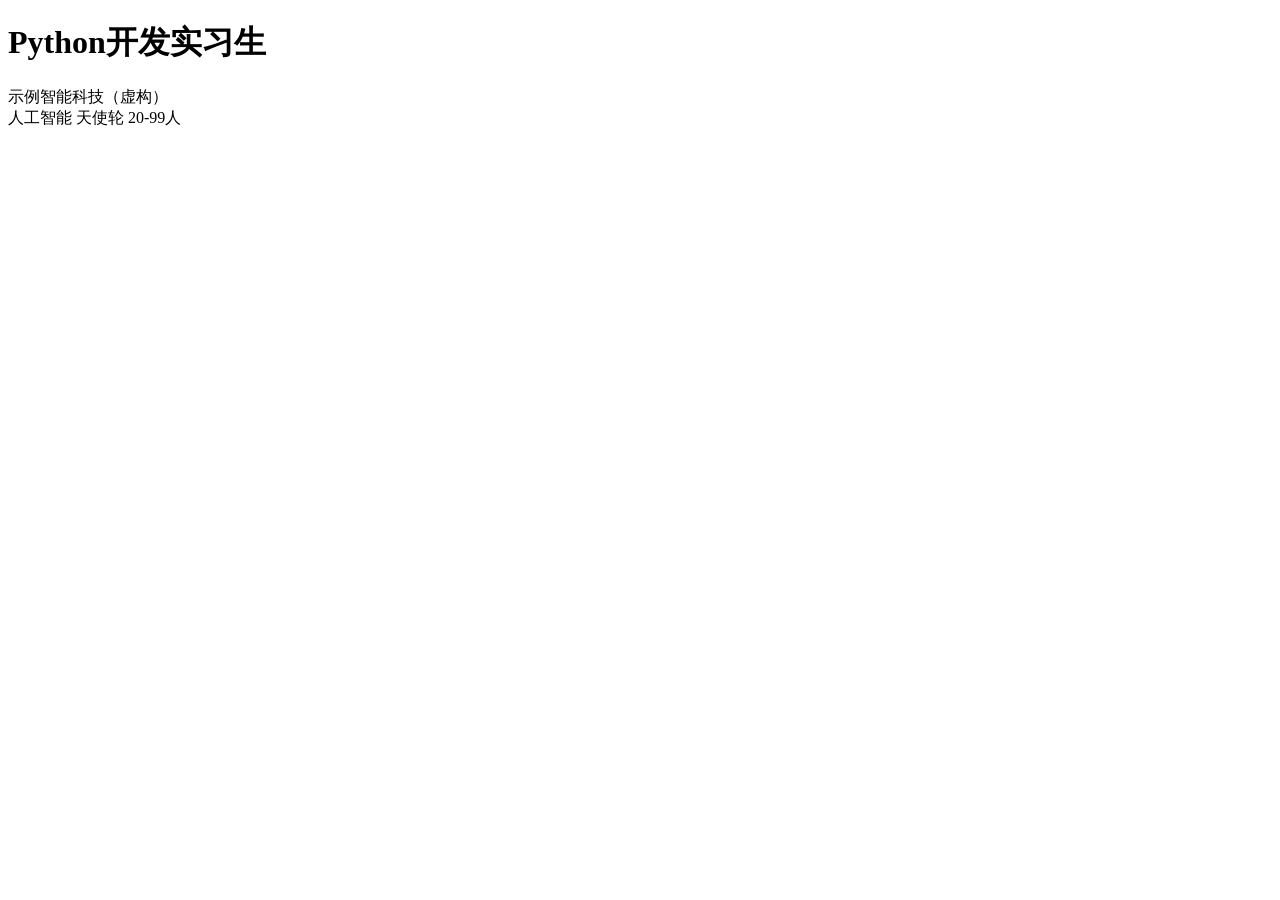
<file: tests/fixtures/zhipin_job_detail.html>
<!doctype html>
<html lang="zh-CN">
<head>
  <meta charset="utf-8">
  <meta property="og:title" content="Python开发实习生-BOSS直聘">
  <script type="application/ld+json">
  {
    "@context": "https://schema.org",
    "@type": "JobPosting",
    "title": "Python开发实习生",
    "datePosted": "2026-09-01",
    "employmentType": "INTERN",
    "industry": "人工智能",
    "hiringOrganization": {
      "@type": "Organization",
      "name": "示例智能科技（虚构）"
    },
    "jobLocation": {
      "@type": "Place",
      "address": {
        "addressRegion": "浙江省",
        "addressLocality": "杭州市",
        "streetAddress": "余杭区未来科技城"
      }
    },
    "baseSalary": {
      "@type": "MonetaryAmount",
      "currency": "CNY",
      "value": {
        "@type": "QuantitativeValue",
        "minValue": 180,
        "maxValue": 250,
        "unitText": "DAY"
      }
    },
    "description": "<h2>岗位职责</h2><p>1. 使用 Python 和 FastAPI 开发接口</p><p>2. 参与数据处理与单元测试</p><h2>任职要求</h2><p>1. 本科及以上学历，计算机相关专业</p><p>2. 熟悉 Python、MySQL，了解 Git</p><p>3. 每周至少到岗 4 天，连续实习 3 个月</p><h2>职位福利</h2><p>技术导师</p><p>弹性工作</p>"
  }
  </script>
</head>
<body>
  <main>
    <h1 class="job-title">Python开发实习生</h1>
    <div class="company-name">示例智能科技（虚构）</div>
    <div class="company-info">人工智能 天使轮 20-99人</div>
  </main>
</body>
</html>
</file>
